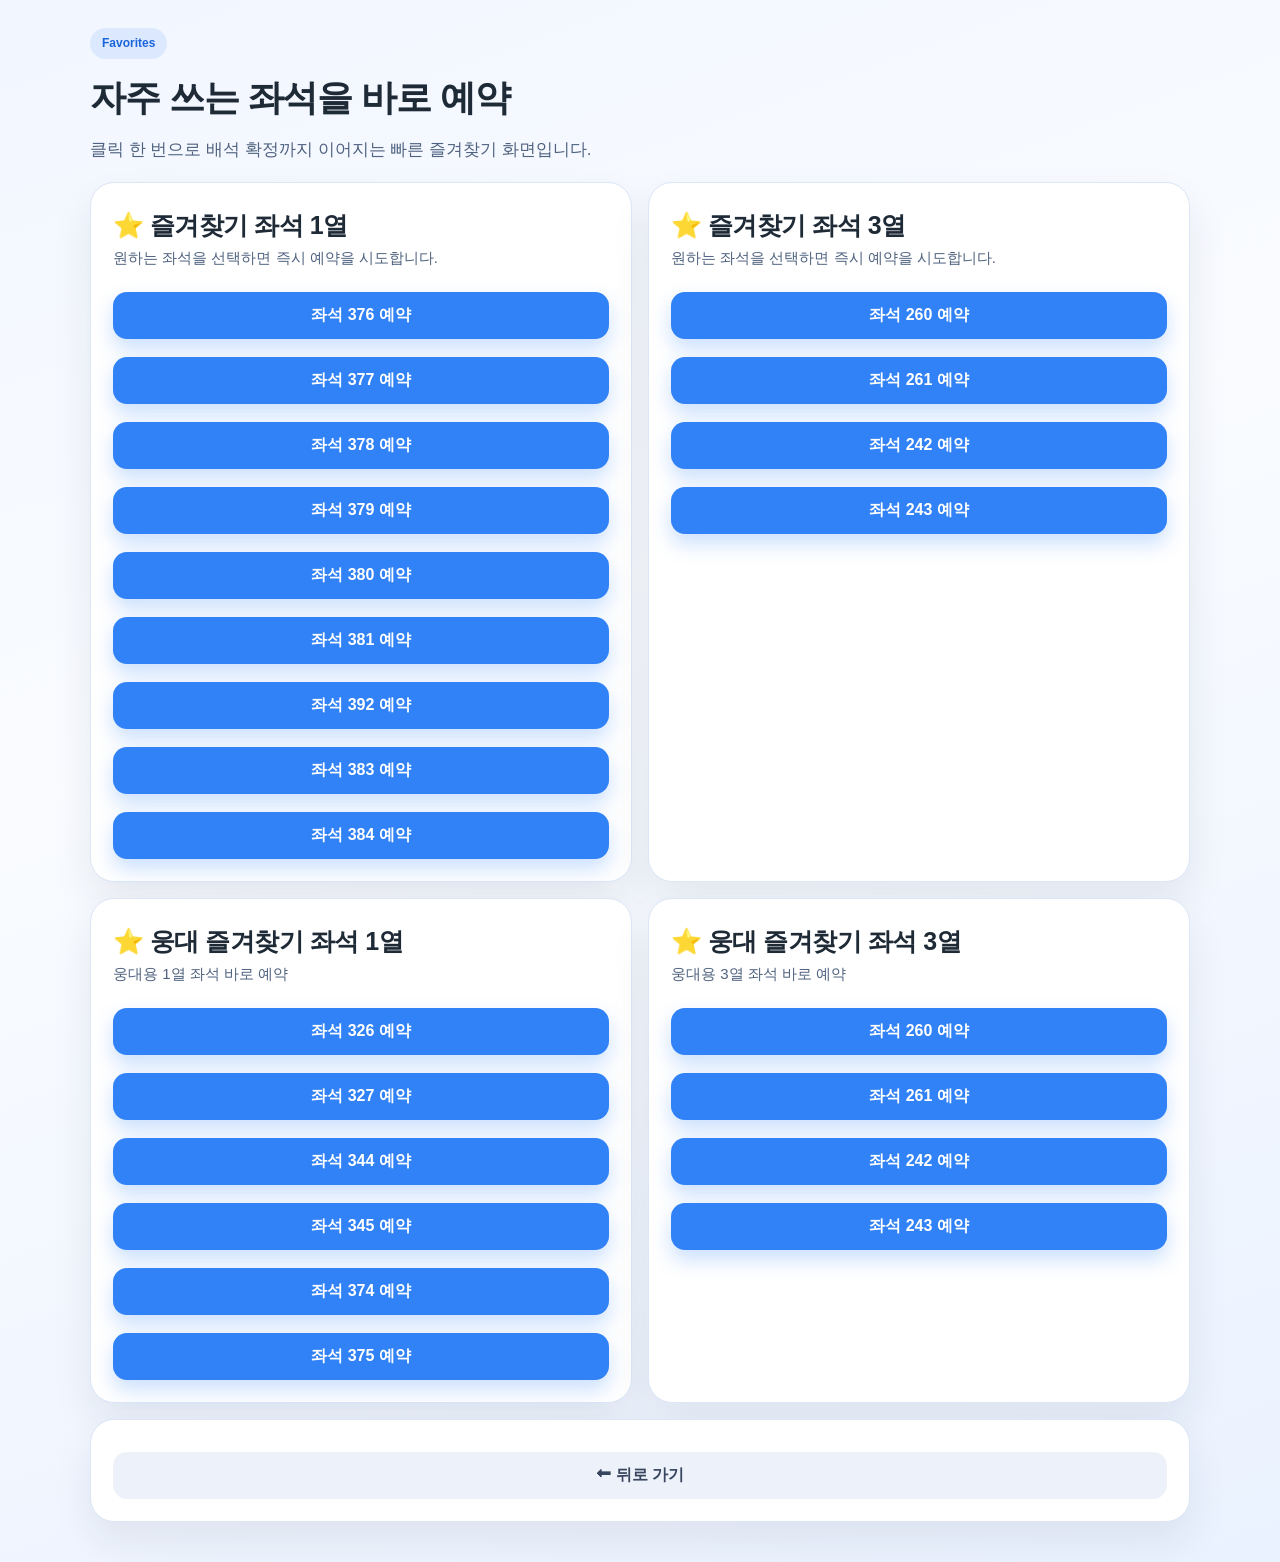
<file: favorites.html>
<!DOCTYPE html>
<html lang="ko">
<head>
    <meta charset="UTF-8">
    <meta name="viewport" content="width=device-width, initial-scale=1.0">
    <title>즐겨찾기 좌석</title>
    <link rel="stylesheet" href="styles.css">
    <script src="favorites.js" defer></script>
</head>
<body>
    <main class="app-shell">
        <header class="hero">
            <span class="chip">Favorites</span>
            <h1>자주 쓰는 좌석을 바로 예약</h1>
            <p class="lead">클릭 한 번으로 배석 확정까지 이어지는 빠른 즐겨찾기 화면입니다.</p>
        </header>

        <section class="card-grid">
            <div class="card col-6">
                <h2>⭐ 즐겨찾기 좌석 1열</h2>
                <p class="muted">원하는 좌석을 선택하면 즉시 예약을 시도합니다.</p>
                <div id="favoritesContainer" class="favorites-list">불러오는 중...</div>
            </div>

            <div class="card col-6">
                <h2>⭐ 즐겨찾기 좌석 3열</h2>
                <p class="muted">원하는 좌석을 선택하면 즉시 예약을 시도합니다.</p>
                <div id="favoritesContainer_3" class="favorites-list">불러오는 중...</div>
            </div>

            <div class="card col-6">
                <h2>⭐ 웅대 즐겨찾기 좌석 1열</h2>
                <p class="muted">웅대용 1열 좌석 바로 예약</p>
                <div id="Woong_1" class="favorites-list">불러오는 중...</div>
            </div>

            <div class="card col-6">
                <h2>⭐ 웅대 즐겨찾기 좌석 3열</h2>
                <p class="muted">웅대용 3열 좌석 바로 예약</p>
                <div id="Woong_3" class="favorites-list">불러오는 중...</div>
            </div>

            <div class="card col-12">
                <button class="btn btn-secondary" onclick="goBack()">⬅ 뒤로 가기</button>
            </div>
        </section>
    </main>

    <script>
        function goBack() {
            window.location.href = "main.html";
        }
    </script>
</body>
</html>
</file>
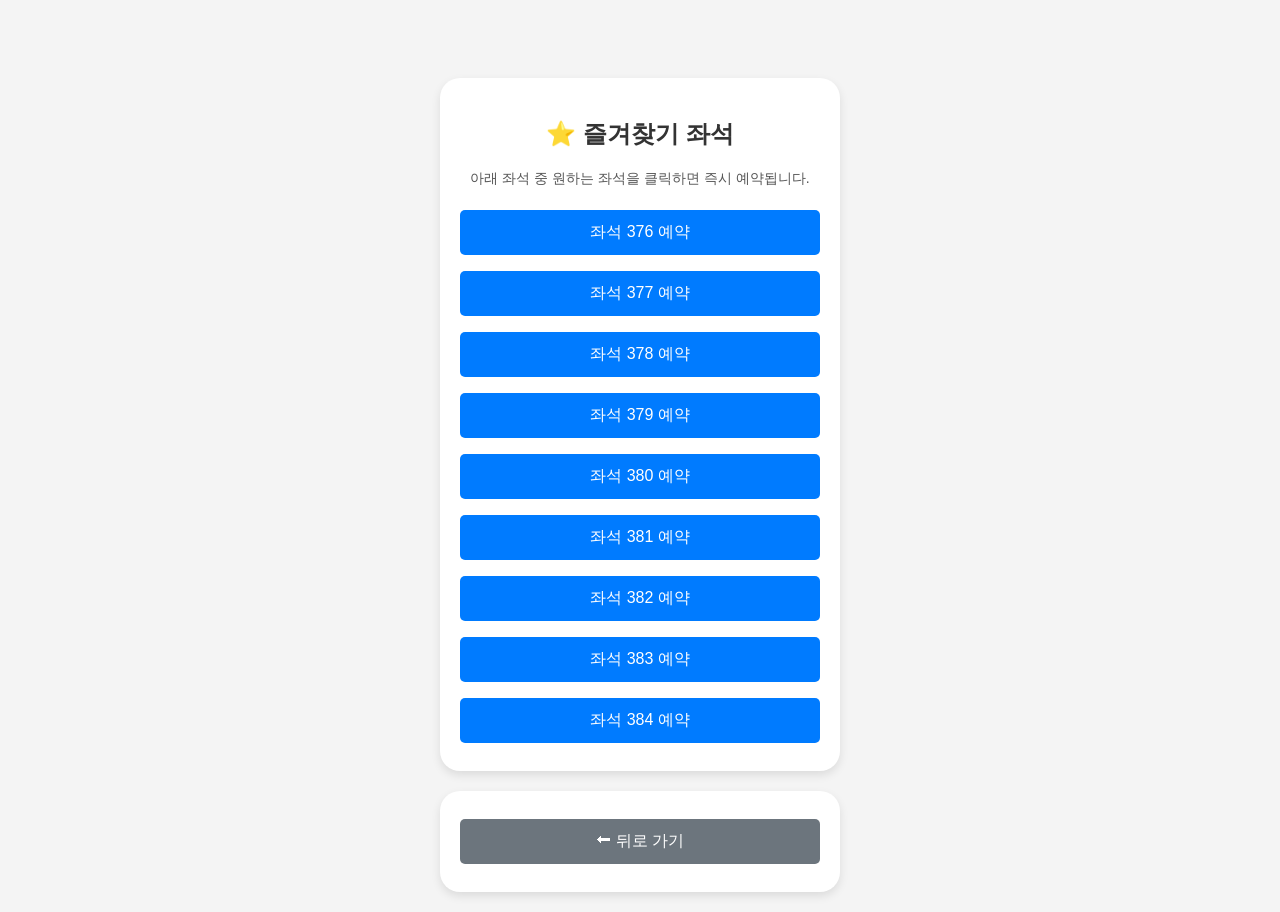
<file: docs/favorites.html>
<!DOCTYPE html>
<html lang="ko">
<head>
    <meta charset="UTF-8">
    <meta name="viewport" content="width=device-width, initial-scale=1.0">
    <title>즐겨찾기 좌석</title>
    <script src="favorites.js" defer></script>
    <style>
        body {
            font-family: Arial, sans-serif;
            background-color: #f4f4f4;
            text-align: center;
            padding-top: 50px;
        }

        .container {
            width: 90%;
            max-width: 400px;
            margin: auto;
        }

        .card {
            background: white;
            padding: 20px;
            margin: 20px 0;
            border-radius: 20px;
            box-shadow: 0px 4px 10px rgba(0, 0, 0, 0.1);
        }

        h2 {
            color: #333;
        }

        .btn {
            width: 100%;
            padding: 12px;
            margin: 8px 0;
            border: none;
            border-radius: 5px;
            font-size: 16px;
            cursor: pointer;
            transition: 0.3s;
        }

        .btn-primary {
            background-color: #007bff;
            color: white;
        }

        .btn-primary:hover {
            background-color: #0056b3;
        }

        .btn-secondary {
            background-color: #6c757d;
            color: white;
        }

        .btn-secondary:hover {
            background-color: #545b62;
        }

        p {
            font-size: 14px;
            color: #555;
        }
    </style>
</head>
<body>
    <div class="container">
        <div class="card">
            <h2>⭐ 즐겨찾기 좌석</h2>
            <p>아래 좌석 중 원하는 좌석을 클릭하면 즉시 예약됩니다.</p>
            <div id="favoritesContainer">불러오는 중...</div>
        </div>

        <div class="card">
            <button class="btn btn-secondary" onclick="goBack()">⬅ 뒤로 가기</button>
        </div>
    </div>

    <script>
        function goBack() {
            window.location.href = "main.html";  // ✅ 메인 페이지로 이동
        }
    </script>
</body>
</html>
</file>
<file: styles.css>
:root {
  --bg: #f2f6ff;
  --bg-soft: #eaf2ff;
  --surface: #ffffff;
  --text: #1f2a37;
  --text-muted: #4f627f;
  --primary: #3182f6;
  --primary-strong: #1b64da;
  --danger: #e5484d;
  --danger-strong: #cc3d42;
  --info: #2a7de1;
  --secondary: #edf2fa;
  --border: #dbe6f6;
  --shadow: 0 20px 40px rgba(31, 42, 55, 0.08);
  --radius-lg: 24px;
  --radius-md: 16px;
  --radius-sm: 12px;
}

* {
  box-sizing: border-box;
}

html,
body {
  margin: 0;
  padding: 0;
}

body {
  font-family: -apple-system, BlinkMacSystemFont, "Segoe UI", Roboto, "Noto Sans KR",
    "Apple SD Gothic Neo", "Malgun Gothic", sans-serif;
  color: var(--text);
  background: linear-gradient(160deg, var(--bg) 0%, #f9fbff 40%, var(--bg-soft) 100%);
  min-height: 100vh;
  line-height: 1.62;
  font-size: 16px;
}

.app-shell {
  width: min(1100px, calc(100% - 32px));
  margin: 0 auto;
  padding: 28px 0 40px;
}

.hero {
  margin-bottom: 18px;
  max-width: 760px;
}

.chip {
  display: inline-flex;
  align-items: center;
  gap: 6px;
  border-radius: 999px;
  background: rgba(49, 130, 246, 0.12);
  color: var(--primary-strong);
  padding: 6px 12px;
  font-size: 12px;
  font-weight: 700;
}

h1,
h2,
h3,
p {
  margin: 0;
}

h1 {
  margin-top: 10px;
  font-size: clamp(26px, 3.8vw, 36px);
  letter-spacing: -0.03em;
}

.lead {
  margin-top: 8px;
  color: var(--text-muted);
  font-size: clamp(15px, 2.3vw, 17px);
  line-height: 1.68;
}

.notice-banner {
  margin: 14px 0 20px;
  padding: 14px 16px;
  border-radius: var(--radius-md);
  border: 1px solid #f9e3a6;
  background: #fff8e8;
  color: #7d5b00;
  font-size: 15px;
  line-height: 1.64;
}

.card-grid {
  display: grid;
  grid-template-columns: repeat(12, minmax(0, 1fr));
  gap: 16px;
}

.card {
  grid-column: span 12;
  background: var(--surface);
  border: 1px solid var(--border);
  border-radius: var(--radius-lg);
  padding: 22px;
  box-shadow: var(--shadow);
}

.card h2 {
  font-size: clamp(21px, 3vw, 25px);
  letter-spacing: -0.02em;
}

.card h3 {
  margin-top: 4px;
  color: var(--text-muted);
  font-size: 16px;
}

.muted {
  color: var(--text-muted);
  font-size: 15px;
  line-height: 1.62;
}

.btn {
  width: 100%;
  border: 0;
  border-radius: 14px;
  padding: 13px 16px;
  margin-top: 10px;
  font-size: 16px;
  font-weight: 700;
  cursor: pointer;
  transition: transform 0.15s ease, box-shadow 0.2s ease, background-color 0.2s ease;
}

.btn:hover {
  transform: translateY(-1px);
}

.btn:active {
  transform: translateY(0);
}

.btn-primary {
  background: var(--primary);
  color: #fff;
  box-shadow: 0 10px 20px rgba(49, 130, 246, 0.25);
}

.btn-primary:hover {
  background: var(--primary-strong);
}

.btn-secondary {
  background: var(--secondary);
  color: #37455f;
}

.btn-secondary:hover {
  background: #e2e9f5;
}

.btn-danger {
  background: var(--danger);
  color: #fff;
  box-shadow: 0 10px 20px rgba(229, 72, 77, 0.2);
}

.btn-danger:hover {
  background: var(--danger-strong);
}

.btn-info {
  background: var(--info);
  color: #fff;
  box-shadow: 0 10px 20px rgba(42, 125, 225, 0.22);
}

.btn-info:hover {
  background: #1d6ccc;
}

.status-message {
  margin-top: 12px;
  color: #cc3d42;
  font-weight: 700;
  font-size: 15px;
  min-height: 20px;
  line-height: 1.55;
}

.form-field {
  margin-top: 12px;
}

.form-field label {
  display: block;
  text-align: left;
  margin-bottom: 6px;
  font-size: 14px;
  color: var(--text-muted);
  font-weight: 700;
}

.input-field {
  width: 100%;
  border: 1px solid var(--border);
  border-radius: 12px;
  padding: 12px 14px;
  font-size: 16px;
  outline: none;
  transition: border-color 0.2s ease, box-shadow 0.2s ease;
}

.input-field:focus {
  border-color: var(--primary);
  box-shadow: 0 0 0 4px rgba(49, 130, 246, 0.14);
}

.options {
  margin-top: 14px;
  font-size: 14px;
  color: var(--text-muted);
  line-height: 1.6;
}

.options a {
  color: var(--primary-strong);
  text-decoration: none;
  font-weight: 700;
}

.info-list {
  margin-top: 14px;
  display: grid;
  gap: 10px;
}

.info-item {
  display: flex;
  justify-content: space-between;
  align-items: center;
  gap: 12px;
  padding: 12px 14px;
  border-radius: var(--radius-md);
  background: #f7faff;
  border: 1px solid var(--border);
  font-size: 15px;
  line-height: 1.5;
}

.info-item strong {
  color: #4e5f79;
  font-weight: 700;
  white-space: nowrap;
}

.info-item span {
  text-align: right;
  word-break: keep-all;
}

.row {
  display: grid;
  grid-template-columns: repeat(2, minmax(0, 1fr));
  gap: 14px;
}

.half-card {
  background: #f7faff;
  border: 1px solid var(--border);
  border-radius: var(--radius-md);
  padding: 16px;
}

.half-card h2 {
  font-size: 19px;
}

.half-card .btn {
  margin-top: 14px;
}

.favorites-list {
  display: grid;
  gap: 8px;
  margin-top: 12px;
}

.seat-row {
  display: grid;
  grid-template-columns: repeat(2, minmax(0, 1fr));
  gap: 10px;
  margin-top: 10px;
}

.seat-tag {
  border-radius: 14px;
  border: 1px solid var(--border);
  padding: 12px;
  font-size: 14px;
  font-weight: 700;
  text-align: center;
  background: #eef5ff;
  color: #2f4261;
  cursor: default;
}

.seat-tag.now {
  background: #e5f8ef;
  border-color: #b9eccc;
  color: #10703c;
  cursor: pointer;
}

.seat-tag.soon {
  background: #fff6df;
  border-color: #f6deb0;
  color: #8e5e00;
}

.qr-card {
  text-align: center;
}

#qrCode {
  margin-top: 10px;
  min-height: 180px;
  display: grid;
  place-items: center;
}

#statusBox {
  margin-bottom: 14px;
  background: #edf4ff;
  border: 1px solid var(--border);
  border-radius: var(--radius-md);
  padding: 14px;
  font-size: 15px;
  color: #3f5371;
  line-height: 1.68;
}

footer {
  margin-top: 16px;
  text-align: center;
  color: var(--text-muted);
  font-size: 14px;
}

.modal {
  display: none;
  position: fixed;
  z-index: 9999;
  inset: 0;
  background: rgba(13, 25, 48, 0.72);
  padding: 24px;
}

.modal-inner {
  position: relative;
  width: min(960px, 100%);
  margin: 30px auto 0;
}

.modal-close {
  position: absolute;
  top: -14px;
  right: 0;
  color: #fff;
  font-size: 32px;
  cursor: pointer;
}

.modal img {
  width: 100%;
  max-height: 82vh;
  object-fit: contain;
  border-radius: var(--radius-md);
}

@media (max-width: 820px) {
  .app-shell {
    width: calc(100% - 24px);
    padding-top: 18px;
  }

  .card {
    padding: 18px;
    border-radius: 20px;
  }

  .row {
    grid-template-columns: 1fr;
  }

  .seat-row {
    grid-template-columns: 1fr;
  }

  .notice-banner {
    font-size: 14px;
  }

  .info-item {
    flex-direction: column;
    align-items: flex-start;
    gap: 6px;
  }

  .info-item span {
    text-align: left;
  }
}

@media (min-width: 1024px) {
  .col-8 {
    grid-column: span 8;
  }

  .col-7 {
    grid-column: span 7;
  }

  .col-6 {
    grid-column: span 6;
  }

  .col-5 {
    grid-column: span 5;
  }

  .col-4 {
    grid-column: span 4;
  }
}

@media (prefers-color-scheme: dark) {
  :root {
    --bg: #111828;
    --bg-soft: #0f1c33;
    --surface: #161f32;
    --text: #f2f6ff;
    --text-muted: #afc1df;
    --primary: #4b97ff;
    --primary-strong: #63a8ff;
    --danger: #ff6268;
    --danger-strong: #ff4b52;
    --info: #5ea8ff;
    --secondary: #223252;
    --border: #2d3f63;
    --shadow: 0 16px 36px rgba(0, 0, 0, 0.45);
  }

  .notice-banner {
    border-color: #5f4b1a;
    background: #2a220f;
    color: #f8de9f;
  }

  .info-item,
  .half-card,
  #statusBox {
    background: #1c2a45;
  }

  .seat-tag {
    background: #203356;
    color: #d8e7ff;
  }

  .seat-tag.now {
    background: #1e4c36;
    border-color: #3c7f61;
    color: #d3ffe8;
  }

  .seat-tag.soon {
    background: #4d3f1f;
    border-color: #6e5a2c;
    color: #ffe9b5;
  }
}
</file>
